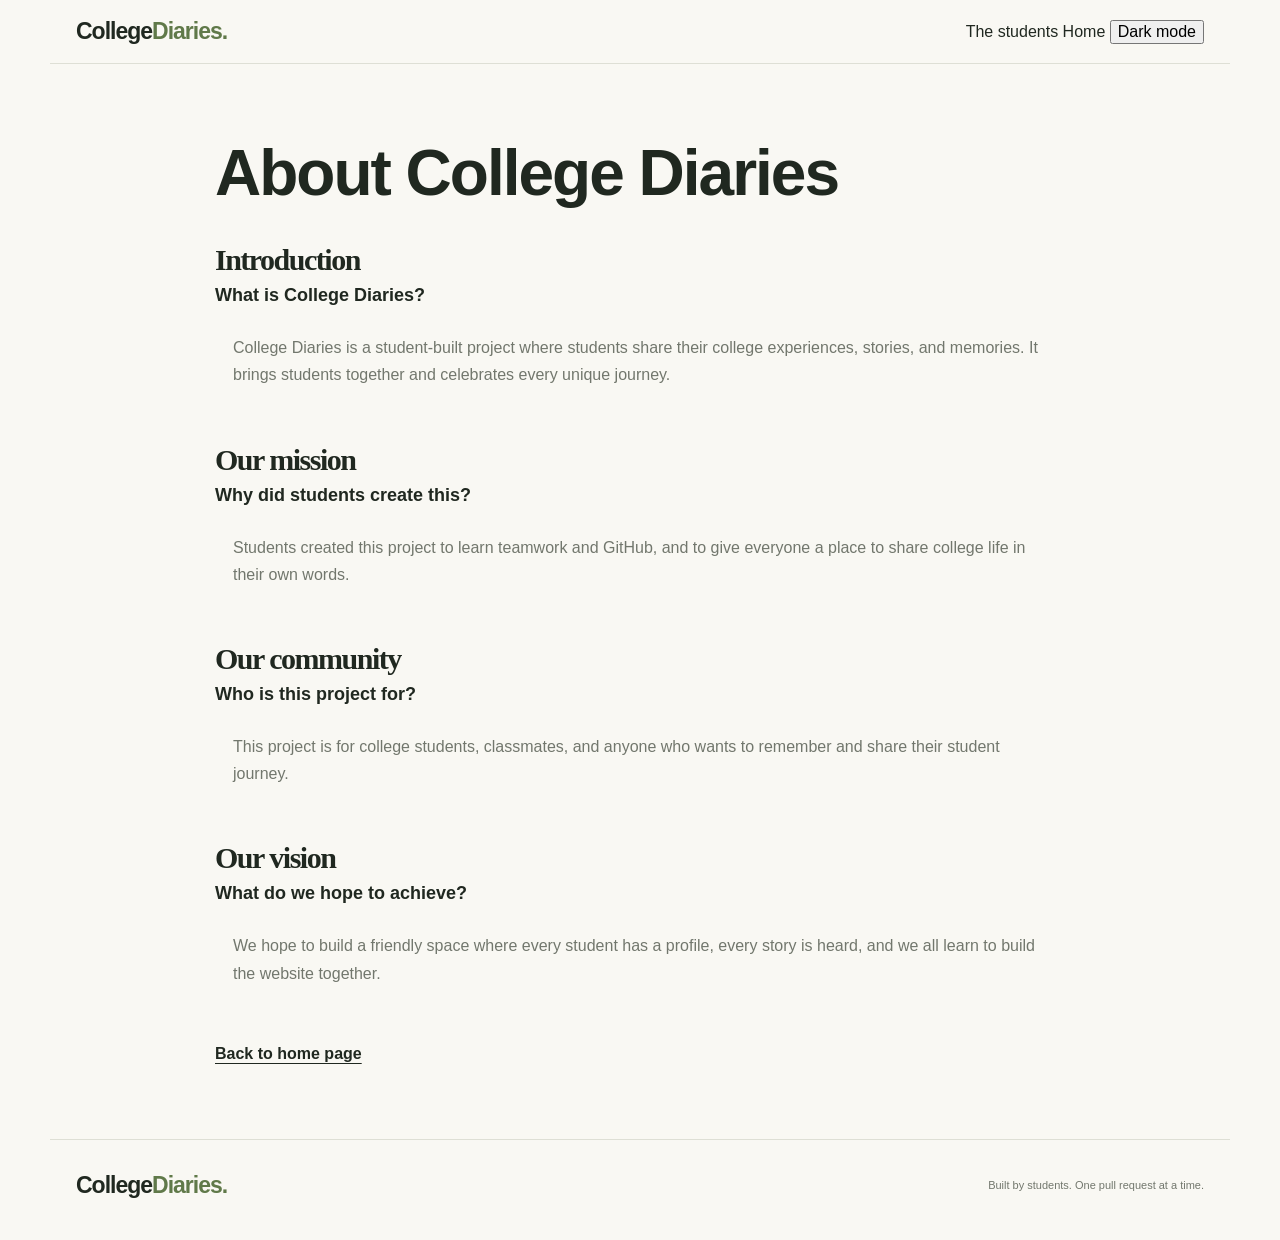
<file: about.html>
<!DOCTYPE html>
<html lang="en">
    <head>
        <meta charset="UTF-8">
        <meta name="viewport" content="width=device-width, initial-scale=1.0">
        <meta name="description" content="Learn about College Diaries, its student community, and its mission.">
        <title>About Us | College Diaries</title>
        <link rel="stylesheet" href="style.css">
        <style>
            .about-page {
                width: min(100% - 40px, 850px);
                margin: 0 auto;
                padding: clamp(32px, 7vw, 76px) 0;
            }

            .about-page h1 {
                margin-top: 0;
                font-size: clamp(40px, 8vw, 64px);
                letter-spacing: -2px;
            }

            .about-page section {
                margin-top: 36px;
            }

            .about-page h2 {
                margin-bottom: 8px;
                color: var(--accent);
                font-family: Georgia, serif;
                font-size: clamp(23px, 4vw, 30px);
            }

            .about-page h3 {
                margin: 0;
                color: var(--text);
                font-size: 18px;
            }

            .about-page p {
                margin-top: 10px;
                padding: 18px;
                border: 1px solid var(--border);
                border-radius: 14px;
                background: var(--surface);
            }

            .about-page .back-link {
                display: inline-block;
                margin-top: 24px;
                color: var(--accent-strong);
                font-weight: 700;
                text-decoration: underline;
                text-underline-offset: 4px;
            }

            .skip-link {
                position: absolute;
                top: 8px;
                left: 8px;
                z-index: 1;
                padding: 10px 14px;
                transform: translateY(-160%);
                border-radius: 8px;
                background: var(--surface);
                color: var(--text);
                font-weight: 700;
            }

            .skip-link:focus {
                transform: translateY(0);
            }

            @media (max-width: 560px) {
                .about-page {
                    width: calc(100% - 32px);
                }

                .about-site-header nav > a {
                    display: inline;
                }
            }
        </style>
    </head>
    <body>
        <a class="skip-link" href="#main">Skip to main content</a>
        <header class="about-site-header">
            <a class="brand" href="index.html">College<span>Diaries.</span></a>
            <nav aria-label="Main navigation">
                <a href="index.html#students">The students</a>
                <a href="index.html">Home</a>
                <button id="theme-toggle" class="theme-toggle" type="button" aria-label="Switch to dark theme"
                    aria-pressed="false">Dark mode</button>
            </nav>
        </header>
        <main id="main" class="about-page">
            <h1>About College Diaries</h1>
            <section aria-labelledby="introduction">
                <h2 id="introduction">Introduction</h2>
                <h3>What is College Diaries?</h3>
                <p>College Diaries is a student-built project where students share their college experiences, stories, and memories. It brings students together and celebrates every unique journey.</p>
            </section>
            <section aria-labelledby="mission">
                <h2 id="mission">Our mission</h2>
                <h3>Why did students create this?</h3>
                <p>Students created this project to learn teamwork and GitHub, and to give everyone a place to share college life in their own words.</p>
            </section>
            <section aria-labelledby="community">
                <h2 id="community">Our community</h2>
                <h3>Who is this project for?</h3>
                <p>This project is for college students, classmates, and anyone who wants to remember and share their student journey.</p>
            </section>
            <section aria-labelledby="vision">
                <h2 id="vision">Our vision</h2>
                <h3>What do we hope to achieve?</h3>
                <p>We hope to build a friendly space where every student has a profile, every story is heard, and we all learn to build the website together.</p>
            </section>
            <a class="back-link" href="index.html">Back to home page</a>
        </main>
        <footer>
            <a class="brand" href="index.html">College<span>Diaries.</span></a>
            <p>Built by students. One pull request at a time.</p>
        </footer>
        <script src="theme.js"></script>
    </body>
</html>
</file>
<file: style.css>
* {
    box-sizing: border-box
}

html {
    scroll-behavior: smooth
}

body {
    margin: 0;
    background: #f9f8f3;
    color: #202820;
    font-family: Arial, sans-serif
}

button,
input {
    font: inherit
}

button,
a {
    -webkit-tap-highlight-color: transparent
}

button {
    cursor: pointer
}

a {
    color: inherit;
    text-decoration: none
}

header,
main,
footer {
    max-width: 1180px;
    margin: auto
}

header {
    position: relative;
    padding: 18px 26px;
    display: flex;
    justify-content: space-between;
    align-items: center;
    border-bottom: 1px solid #dedfd5
}

.brand-lockup {
    display: inline-flex;
    align-items: center;
    gap: 12px
}

.brand-lockup img {
    display: block;
    width: auto;
    height: 56px
}

.brand {
    font-size: 23px;
    font-weight: 800;
    letter-spacing: -1px
}

.brand span {
    color: #607949
}

.header-actions {
    display: flex;
    align-items: center;
    gap: 12px;
    margin-left: auto
}

.site-menu {
    position: relative;
    z-index: 20
}

.menu-toggle,
.site-menu__dropdown a,
.site-menu__dropdown button {
    display: inline-flex;
    align-items: center;
    background: #fff;
    border: 1px solid #283924;
    border-radius: 30px;
    color: #202820;
    font: inherit;
    white-space: nowrap
}

.menu-toggle {
    gap: 8px;
    padding: 11px 17px;
    font-weight: 700
}

.site-menu__dropdown {
    position: absolute;
    top: calc(100% + 10px);
    right: 0;
    display: flex;
    flex-direction: column;
    gap: 5px;
    width: max-content;
    min-width: 220px;
    max-width: calc(100vw - 32px);
    max-height: min(80vh, 520px);
    overflow-y: auto;
    padding: 10px;
    background: #fff;
    border: 1px solid #dedfd5;
    border-radius: 12px;
    box-shadow: 0 8px 24px #20282026
}

.site-menu__dropdown[hidden] {
    display: none
}

.site-menu__dropdown a,
.site-menu__dropdown button {
    width: 100%;
    justify-content: flex-start;
    padding: 10px 12px;
    border-color: transparent;
    border-radius: 8px;
    background: transparent;
    text-align: left;
    cursor: pointer
}

.site-menu__dropdown a:hover,
.site-menu__dropdown button:hover {
    background: #eef1e6
}

.site-menu__dropdown hr {
    width: 100%;
    margin: 4px 0;
    border: 0;
    border-top: 1px solid #dedfd5
}

.hero {
    position: relative;
    padding: 72px 26px 85px;
    overflow: hidden
}

.eyebrow {
    font-size: 11px;
    font-weight: 700;
    letter-spacing: 2px;
    color: #657459
}

h1 {
    font-size: clamp(48px, 6.4vw, 78px);
    line-height: 1.05;
    letter-spacing: -4px;
    margin: 25px 0
}

h1 em {
    font-family: Georgia, serif;
    font-weight: 400;
    color: #657e4f
}

p {
    color: #72776d;
    font-size: 16px;
    line-height: 1.7
}

.primary {
    display: inline-flex;
    gap: 36px;
    align-items: center;
    border: 0;
    background: #283d29;
    color: white;
    border-radius: 30px;
    padding: 17px 24px;
    font-size: 14px;
    margin-top: 14px
}

.sticker {
    position: absolute;
    right: 70px;
    top: 120px;
    background: #e8ee9d;
    width: 210px;
    height: 210px;
    border-radius: 50%;
    display: grid;
    place-content: center;
    font-weight: 800;
    font-size: 27px;
    line-height: 1.3;
    transform: rotate(10deg);
    box-shadow: 8px 9px 0 #e6e6d7
}

.scribble {
    position: absolute;
    right: 76px;
    top: 375px;
    font: italic 23px Georgia;
    color: #627747;
    transform: rotate(-7deg)
}

.quote-section {
    margin: 0 26px 30px;
    padding: 20px 24px;
    display: flex;
    align-items: center;
    justify-content: space-between;
    gap: 20px;
    background: #eef1e6;
    border: 1px solid #dedfd5;
    border-radius: 12px
}

.quote-section p {
    margin: 8px 0 0
}

#quote-button {
    flex: 0 0 auto;
    border: 1px solid #283924;
    border-radius: 30px;
    padding: 12px 18px;
    background: #283d29;
    color: white;
    cursor: pointer
}

#students {
    padding: 35px 26px 65px;
    border-top: 1px solid #dedfd5
}

.projects-section {
    padding: 35px 26px 65px;
    border-top: 1px solid #dedfd5
}

.projects-section .section-head {
    margin-bottom: 20px
}

.projects-section .section-head p {
    margin: 0 0 20px
}

.project-submit {
    display: inline-flex;
    flex: 0 0 auto;
    align-items: center;
    border: 1px solid #283924;
    border-radius: 30px;
    padding: 12px 18px;
    font-size: 13px;
    font-weight: 700
}

.project-grid {
    display: grid;
    grid-template-columns: repeat(3, minmax(0, 1fr));
    gap: 22px
}

.project-card {
    display: flex;
    flex-direction: column;
    align-items: flex-start;
    min-width: 0;
    padding: 22px;
    background: #fff;
    border: 1px solid #e1e2d8;
    border-radius: 12px
}

.project-card h3 {
    margin: 18px 0 0;
    font-size: 21px
}

.project-card p {
    font-size: 13px
}

.project-card .project-creator {
    margin: 0 0 12px;
    color: #4c5546;
    font-weight: 700
}

.project-status,
.beginner-tag {
    display: inline-flex;
    border-radius: 20px;
    padding: 7px 10px;
    background: #eef1e6;
    color: #35452d;
    font-size: 11px;
    font-weight: 700
}

.project-status.completed {
    background: #e2eee5;
    color: #245738
}

.beginner-tag {
    background: #fff2d6;
    color: #664710
}

.project-card h4 {
    margin: 20px 0 9px;
    font-size: 12px
}

.project-skills {
    display: flex;
    flex-wrap: wrap;
    gap: 6px
}

.project-skills span {
    padding: 6px 9px;
    border-radius: 5px;
    background: #f2f3ed;
    color: #5b6752;
    font-size: 10px
}

.project-card .project-credits {
    margin-bottom: 10px
}

.project-link {
    margin-top: auto;
    padding-top: 22px;
    color: #334b2b;
    font-size: 12px;
    font-weight: 700
}

.section-head {
    display: flex;
    align-items: end;
    justify-content: space-between
}

h2 {
    font-size: 36px;
    letter-spacing: -1.5px;
    margin: 13px 0 23px
}

h2 span {
    color: #849451
}

.demo {
    font-size: 11px;
    color: #74796a;
    margin-bottom: 27px
}

.toolbar {
    display: flex;
    justify-content: space-between;
    gap: 20px;
    margin: 7px 0 30px
}

.search {
    display: flex;
    gap: 10px;
    align-items: center;
    background: white;
    border: 1px solid #dedfd5;
    border-radius: 8px;
    padding: 12px 16px;
    min-width: 330px
}

.search span {
    font-size: 24px
}

.search input {
    border: 0;
    outline: none;
    background: none;
    width: 100%;
    font-size: 13px
}

#filters {
    display: flex;
    gap: 7px;
    flex-wrap: wrap;
    align-items: center
}

#filters button {
    background: none;
    border: 1px solid #dedfd5;
    border-radius: 25px;
    padding: 10px 15px;
    font-size: 12px
}

#filters .active {
    background: #283d29;
    color: white;
    border-color: #283d29
}

.grid {
    display: grid;
    grid-template-columns: repeat(3, 1fr);
    gap: 22px
}

.card {
    background: #fff;
    border: 1px solid #e1e2d8;
    border-radius: 12px;
    overflow: hidden;
    transition: transform .2s
}

.card:hover {
    transform: translateY(-4px)
}

.portrait {
    height: 230px;
    background: var(--tint);
    position: relative;
    overflow: hidden;
    isolation: isolate
}

.portrait img {
    width: 100%;
    height: 100%;
    object-fit: cover
}

.course {
    position: absolute;
    z-index: 1;
    bottom: 14px;
    left: 16px;
    background: #ffffffeb;
    padding: 7px 11px;
    border-radius: 20px;
    font-size: 10px;
    font-weight: 700
}


.card-body {
    padding: 22px
}

.card h3 {
    font-size: 22px;
    margin: 0 0 6px;
    letter-spacing: -.6px
}

.devi-name {
    color: orange
}

.year {
    font-size: 11px;
    color: #83887c
}

.card p {
    font-size: 13px;
    margin: 14px 0;
    min-height: 44px
}

.tags {
    display: flex;
    flex-wrap: wrap;
    gap: 6px
}

.tags span {
    font-size: 10px;
    background: #f2f3ed;
    border-radius: 5px;
    padding: 6px 9px;
    color: #5b6752
}

.card-bottom {
    margin-top: 22px;
    border-top: 1px solid #ededE6;
    padding-top: 14px;
    display: flex;
    justify-content: space-between;
    align-items: center;
    font-size: 11px;
    color: #808775
}

.view {
    border: 0;
    background: none;
    color: #334b2b;
    font-weight: 700;
    font-size: 12px;
    padding: 5px
}

.contribute {
    margin: 0 26px 60px;
    background: #eaf0de;
    border-radius: 14px;
    padding: 45px;
    display: flex;
    justify-content: space-between;
    align-items: center
}

.contribute h2 {
    margin-bottom: 12px
}

.contribute p {
    font-size: 14px
}

footer {
    padding: 25px 26px 35px;
    border-top: 1px solid #dedfd5;
    display: flex;
    align-items: center;
    justify-content: space-between
}

footer p,
footer>span {
    font-size: 11px
}

dialog {
    border: 1px solid #dedfd5;
    border-radius: 16px;
    padding: 35px;
    max-width: 620px;
    width: calc(100% - 32px);
    max-height: 85vh
}

dialog::backdrop {
    background: #18241699
}

.close {
    float: right;
    border: 0;
    background: #f0f2e8;
    border-radius: 50%;
    width: 30px;
    height: 30px;
    font-size: 23px
}

dialog h2 {
    margin-top: 15px
}

dialog li {
    font-size: 14px;
    line-height: 1.8;
    margin-bottom: 10px
}

pre {
    padding: 18px;
    background: #253426;
    color: #e8f0d8;
    overflow: auto;
    border-radius: 8px;
    font-size: 12px;
    line-height: 1.6
}

dialog img {
    width: 110px;
    height: 110px;
    border-radius: 50%
}

.profile-actions {
    display: flex;
    flex-wrap: wrap;
    gap: 10px;
    margin-top: 20px
}

.profile-actions button {
    border: 1px solid #283924;
    border-radius: 30px;
    padding: 10px 16px;
    font-size: 13px
}

.profile-actions .share-native {
    background: #283d29;
    color: #fff
}

.profile-actions .copy-profile-link {
    background: transparent;
    color: #283924
}

.copy-fallback {
    display: block;
    margin-top: 16px;
    font-size: 13px;
    font-weight: 700
}

.copy-fallback input {
    display: block;
    width: 100%;
    margin-top: 6px;
    padding: 10px;
    border: 1px solid #dedfd5;
    border-radius: 8px
}

.share-status {
    position: fixed;
    z-index: 10;
    right: 20px;
    bottom: 20px;
    max-width: calc(100% - 40px);
    margin: 0;
    padding: 12px 18px;
    border-radius: 10px;
    background: #283d29;
    color: #fff;
    font-size: 14px;
    opacity: 0;
    pointer-events: none;
    transform: translateY(8px);
    transition: opacity .2s, transform .2s
}

.share-status.visible {
    opacity: 1;
    transform: translateY(0)
}

a:focus-visible,
button:focus-visible,
input:focus-visible {
    outline: 3px solid #8caa58;
    outline-offset: 4px
}

body[data-theme="dark"] {
    background: #191d19;
    color: #edf0e8
}

body[data-theme="dark"] header,
body[data-theme="dark"] #students,
body[data-theme="dark"] footer {
    border-color: #394139
}

body[data-theme="dark"] .eyebrow,
body[data-theme="dark"] h1 em,
body[data-theme="dark"] .scribble {
    color: #b6ca8d
}

body[data-theme="dark"] p,
body[data-theme="dark"] .demo,
body[data-theme="dark"] .year {
    color: #b5bdb0
}

body[data-theme="dark"] .search,
body[data-theme="dark"] .card,
body[data-theme="dark"] dialog {
    background: #242a24;
    color: #edf0e8;
    border-color: #414a40
}

body[data-theme="dark"] .search input {
    color: #edf0e8
}

body[data-theme="dark"] #filters button {
    color: #edf0e8;
    border-color: #51594d
}

body[data-theme="dark"] #filters .active {
    background: #657e4f;
    border-color: #657e4f
}

body[data-theme="dark"] .tags span,
body[data-theme="dark"] .close {
    background: #343d33;
    color: #d5e0c3
}

body[data-theme="dark"] .card-bottom {
    border-color: #394139;
    color: #b5bdb0
}

body[data-theme="dark"] .view {
    color: #c5d9a1
}

body[data-theme="dark"] .contribute {
    background: #293329
}

body[data-theme="dark"] .theme-toggle-track {
    background: #657e4f
}

@media(max-width:800px) {
    .sticker {
        right: 40px;
        top: 150px;
        width: 150px;
        height: 150px;
        font-size: 20px
    }

    .hero h1 {
        font-size: 56px
    }

    .scribble {
        right: 30px;
        top: 330px;
        font-size: 18px
    }

    .toolbar {
        flex-direction: column
    }

    .grid {
        grid-template-columns: repeat(2, 1fr)
    }

    .project-grid {
        grid-template-columns: repeat(2, minmax(0, 1fr))
    }

    footer {
        flex-wrap: wrap;
        gap: 15px
    }

    .section-head {
        align-items: start;
        flex-direction: column
    }

    .demo {
        margin-bottom: 15px
    }
}

@media(max-width:560px) {
    header {
        padding: 10px 14px;
        gap: 10px
    }

    .brand-lockup {
        gap: 7px
    }

    .brand-lockup img {
        height: 38px
    }

    .brand {
        font-size: 18px
    }

    .header-actions {
        gap: 7px
    }

    .menu-toggle {
        gap: 6px;
        padding: 9px 11px;
        font-size: 13px
    }

    .hero {
        padding: 45px 20px 55px
    }

    .quote-section {
        margin: 0 20px 25px;
        padding: 18px;
        align-items: flex-start;
        flex-direction: column
    }

    #quote-button {
        align-self: flex-start
    }

    .hero h1 {
        font-size: 47px;
        letter-spacing: -2.5px
    }

    .hero p {
        font-size: 14px
    }

    .sticker,
    .scribble {
        display: none
    }

    #students {
        padding: 30px 20px
    }

    .projects-section {
        padding: 30px 20px
    }

    .grid {
        grid-template-columns: 1fr
    }

    .project-grid {
        grid-template-columns: 1fr
    }

    .projects-section .section-head {
        align-items: flex-start
    }

    h2 {
        font-size: 30px
    }

    .search {
        min-width: 0
    }

    .portrait {
        height: 270px
    }

    .contribute {
        margin: 20px;
        padding: 25px;
        display: block
    }

    .contribute .primary {
        margin-top: 8px
    }

    footer {
        margin-top: 35px
    }

    .desktop {
        display: none
    }

    .share-status {
        right: 12px;
        bottom: 12px;
        max-width: calc(100% - 24px)
    }
}

@media(max-width:360px) {
    header {
        flex-wrap: wrap;
        gap: 8px
    }

    .header-actions {
        flex-basis: 100%;
        justify-content: flex-end;
        margin-left: 0
    }
}

.github{
    border: 2px solid rgba(0, 0, 0, 0.112);
    background-color:#f2f3ed;
    border-radius: 10px;
    width: 80px;
    display: flex;
    justify-content: center;
    font-family:monospace;
}
.card:hover{
transform: translateY(-8px) scale(1.04);
  box-shadow: 0 14px 30px rgba(0, 0, 0, 0.25);
  z-index: 2;
}

.quiz-section {
    margin: 0 26px 35px;
    padding: 32px;
    background: #eef1e6;
    border: 1px solid #dedfd5;
    border-radius: 14px
}

.quiz-heading h2 {
    margin-bottom: 8px
}

.quiz-heading p {
    margin: 0 0 22px
}

.quiz-panel {
    max-width: 760px;
    margin: 0 auto;
    padding: 24px;
    background: #fff;
    border: 1px solid #e1e2d8;
    border-radius: 12px
}

.quiz-progress-row {
    display: flex;
    justify-content: space-between;
    gap: 12px;
    margin-bottom: 10px;
    font-size: 13px;
    font-weight: 700
}

#quiz-progress {
    display: block;
    width: 100%;
    height: 8px;
    margin-bottom: 22px;
    accent-color: #607949
}

.quiz-question {
    margin: 0 0 14px;
    font-size: 20px
}

.quiz-code {
    margin: 0 0 20px;
    padding: 18px;
    overflow-x: auto;
    border: 1px solid #dedfd5;
    border-radius: 8px;
    background: #f5f5f0;
    color: #202820;
    font: 14px/1.6 Consolas, "Courier New", monospace;
    tab-size: 4
}

.quiz-options {
    display: grid;
    gap: 9px;
    margin: 0 0 18px;
    padding: 0;
    border: 0
}

.quiz-options legend {
    margin-bottom: 10px;
    font-size: 13px;
    font-weight: 700
}

.quiz-option {
    display: flex;
    align-items: flex-start;
    gap: 10px;
    padding: 12px 14px;
    border: 1px solid #dedfd5;
    border-radius: 8px;
    cursor: pointer
}

.quiz-option:has(input:checked) {
    border-color: #607949;
    background: #f1f4eb
}

.quiz-option input {
    flex: 0 0 auto;
    margin: 3px 0 0;
    accent-color: #354b2c
}

.quiz-submit {
    border: 0;
    border-radius: 30px;
    padding: 12px 20px;
    background: #283d29;
    color: #fff;
    font-weight: 700
}

.quiz-submit:disabled {
    cursor: not-allowed;
    opacity: .55
}

.quiz-feedback {
    margin: 18px 0;
    padding: 14px 16px;
    border: 1px solid #dedfd5;
    border-radius: 8px
}

.quiz-feedback p {
    margin: 6px 0 0;
    font-size: 14px
}

.quiz-option.correct {
    border-color: #5b8254;
    background: #e8f1e4
}

.quiz-option.incorrect {
    border-color: #b65b50;
    background: #f8e9e6
}

.quiz-result h3 {
    margin-top: 0
}

@media(max-width:560px) {
    .quiz-section {
        margin: 0 20px 25px;
        padding: 22px 16px
    }

    .quiz-panel {
        padding: 18px 14px
    }

    .quiz-code {
        padding: 14px;
        font-size: 12px
    }
}

/* body {
  background-color: #ffffff;
  color: #222222;
  transition: background-color 0.3s, color 0.3s;
}

body.dark-mode {
  background-color: #121212;
  color: #eeeeee;
} */
</file>
